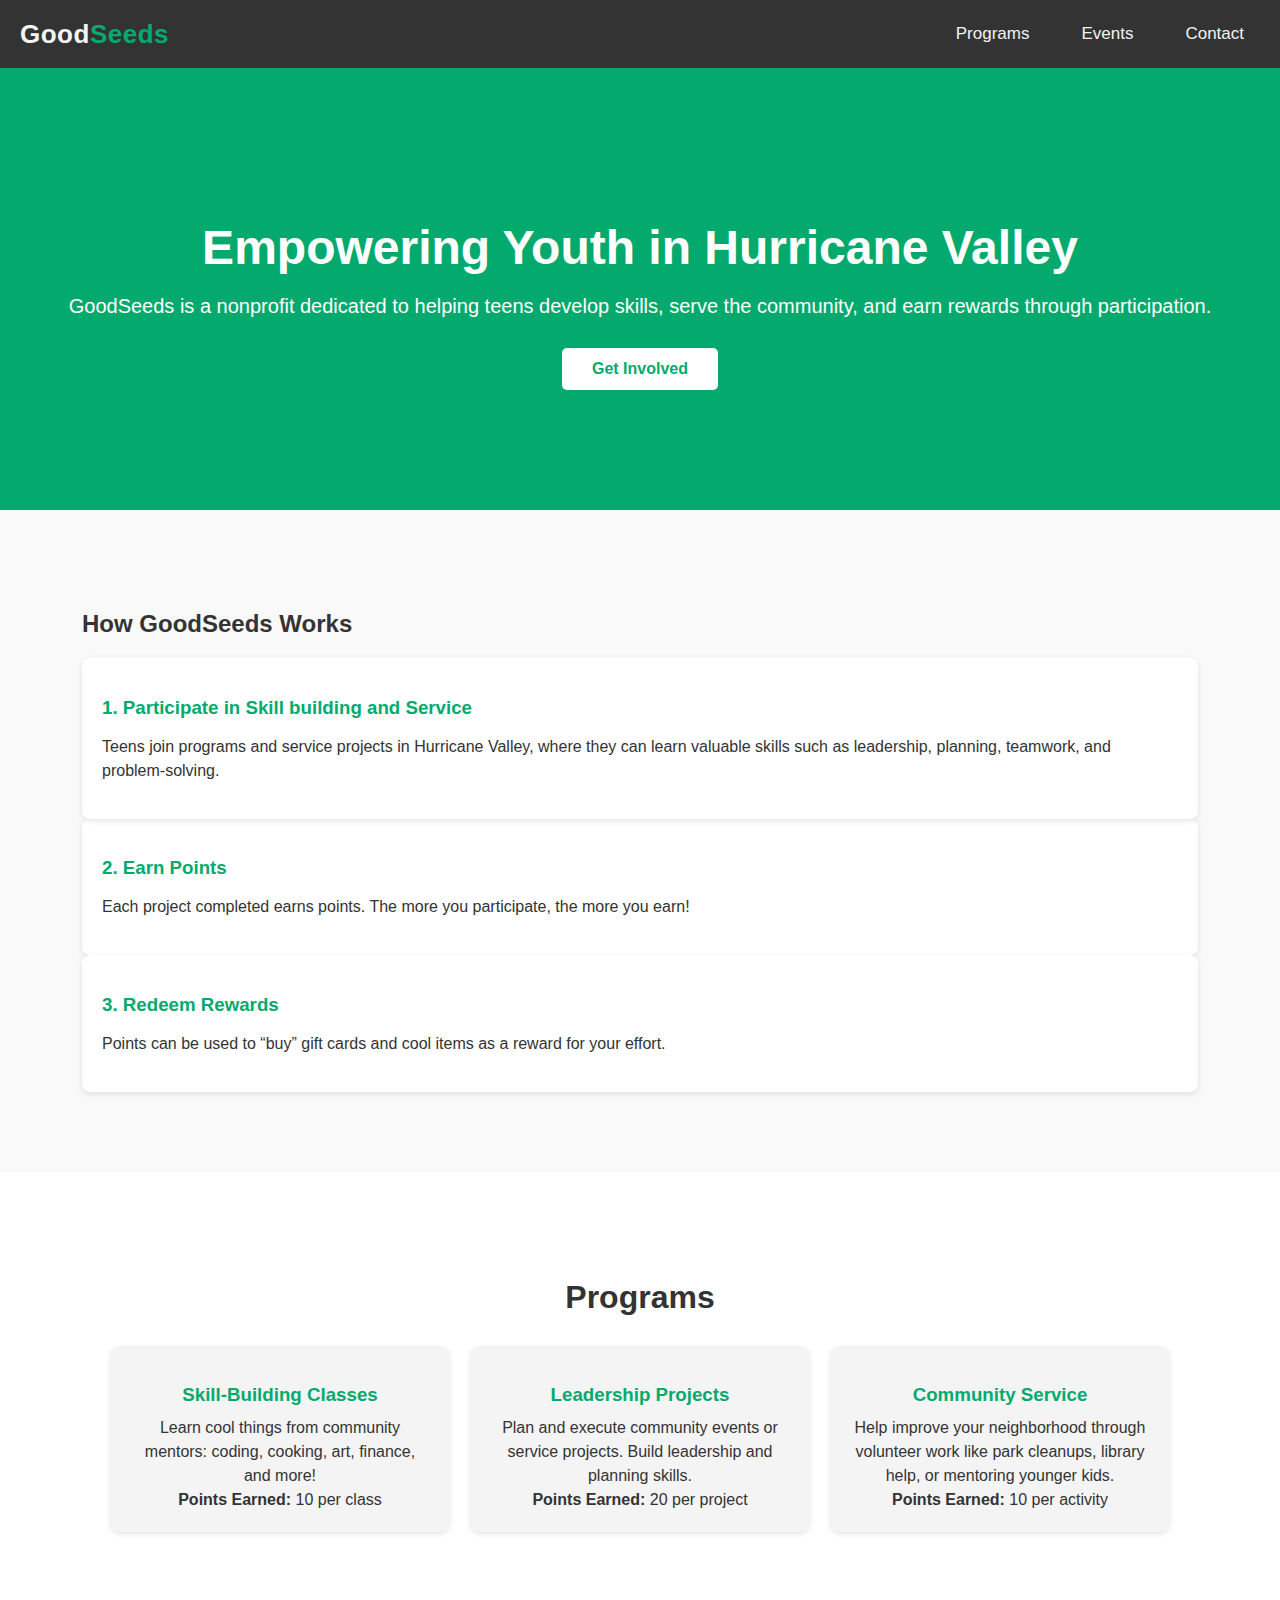
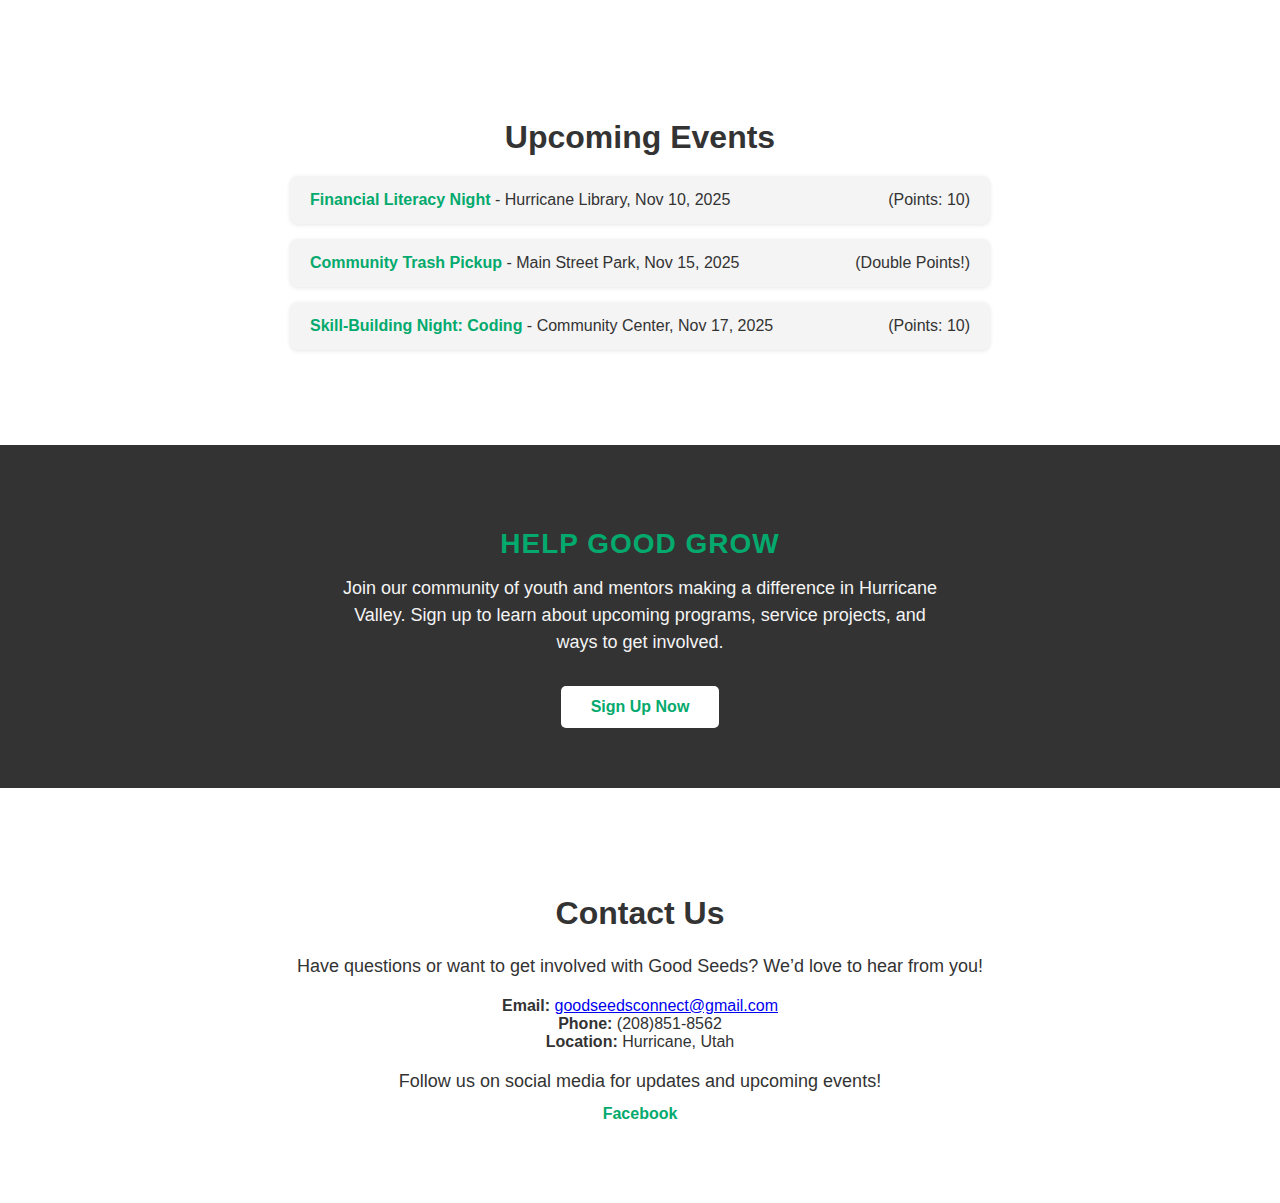
<file: index.html>
<!DOCTYPE html>
<html lang="en">

<head>
    <meta charset="UTF-8">
    <meta name="viewport" content="width=device-width, initial-scale=1.0">
    <title>Good Seeds</title>
    <link rel="stylesheet" href="style.css">
</head>




<body>


    <div class=" topnav">
        <div class="logo">
            <a href="#">Good<span class="seeds">Seeds</span></a>
        </div>

        <div class="nav-links">
            <a href="#programs">Programs</a>
            <a href="#events">Events</a>
            <a href="#contact">Contact</a>
        </div>

    </div>


    <section class="hero">
        <div class="hero-content">
            <h1>Empowering Youth in Hurricane Valley</h1>
            <p>GoodSeeds is a nonprofit dedicated to helping teens develop skills, serve the community, and earn rewards
                through participation.</p>

            <a href="https://forms.gle/RXr5D7DVihLFEuU96" class="hero-button" target="_blank">Get Involved</a>

        </div>
    </section>
    <section class="about">
        <div class="container">
            <h2>How GoodSeeds Works</h2>
            <div class="steps">
                <div class="step">
                    <h3>1. Participate in Skill building and Service</h3>
                    <p>Teens join programs and service projects in Hurricane Valley, where they can learn valuable
                        skills such as leadership, planning, teamwork, and problem-solving. </p>
                </div>
            </div>
            <div class="step">
                <h3>2. Earn Points</h3>
                <p>Each project completed earns points. The more you participate, the more you earn!</p>
            </div>
            <div class="step">
                <h3>3. Redeem Rewards</h3>
                <p>Points can be used to “buy” gift cards and cool items as a reward for your effort.</p>
            </div>
        </div>
        </div>
    </section>



    <section id="programs" class="section">
        <div class="container">
            <h2>Programs</h2>
            <div class="programs-list">
                <div class="program">
                    <h3>Skill-Building Classes</h3>
                    <p>Learn cool things from community mentors: coding, cooking, art, finance, and more!</p>
                    <p><strong>Points Earned:</strong> 10 per class</p>
                </div>
                <div class="program">
                    <h3>Leadership Projects</h3>
                    <p>Plan and execute community events or service projects. Build leadership and planning skills.</p>
                    <p><strong>Points Earned:</strong> 20 per project</p>
                </div>
                <div class="program">
                    <h3>Community Service</h3>
                    <p>Help improve your neighborhood through volunteer work like park cleanups, library help, or
                        mentoring younger kids.</p>
                    <p><strong>Points Earned:</strong> 10 per activity</p>
                </div>
            </div>
        </div>
    </section>
    <section id="events" class="section">
        <div class="container">
            <h2>Upcoming Events</h2>
            <ul class="event-list">
                <li>
                    <strong>Financial Literacy Night</strong> - Hurricane Library, Nov 10, 2025
                    <em>(Points: 10)</em>
                </li>
                <li>
                    <strong>Community Trash Pickup</strong> - Main Street Park, Nov 15, 2025
                    <em>(Double Points!)</em>
                </li>
                <li>
                    <strong>Skill-Building Night: Coding</strong> - Community Center, Nov 17, 2025
                    <em>(Points: 10)</em>
                </li>
            </ul>
        </div>
    </section>



    <footer class="footer-cta">
        <div class="container">
            <h2>Help Good Grow</h2>
            <p>Join our community of youth and mentors making a difference in Hurricane Valley. Sign up to learn about
                upcoming programs, service projects, and ways to get involved.</p>
            <a href="https://forms.gle/RXr5D7DVihLFEuU96" class=" hero-button" target="_blank">Sign Up Now</a>
        </div>

    </footer>
    <section id="contact" class="section bg-light">
        <div class="container">
            <h2>Contact Us</h2>
            <p>Have questions or want to get involved with Good Seeds? We’d love to hear from you!</p>
            <ul>
                <li><strong>Email:</strong> <a href="mailto:goodseedsconnect@gmail.com">goodseedsconnect@gmail.com</a>
                </li>
                <li><strong>Phone:</strong> (208)851-8562</li>
                <li><strong>Location:</strong> Hurricane, Utah</li>
            </ul>
            <p>Follow us on social media for updates and upcoming events!</p>
            <div class="social-links">
                <a href="https://www.facebook.com/profile.php?id=61582989820491" target="_blank">Facebook</a>
            </div>
        </div>
    </section>
    <script>
        window.addEventListener("load", function () {
            window.scrollTo(0, 0);
        });
    </script>




</body>

</html>
</file>
<file: style.css>
body {
    margin: 0;
    font-family: "Poppins", sans-serif;
    background-color: #fff;
    color: #333;
}

.container {
    width: 90%;
    max-width: 1200px;
    margin: 0 auto;
}


.topnav {
    display: flex;
    justify-content: space-between;
    align-items: center;
    background-color: #333;
    padding: 10px 20px;
    position: sticky;
    top: 0;
    z-index: 100;
}

.logo a {
    font-size: 26px;
    font-weight: 700;
    color: #f4f4f4;
    letter-spacing: 0.5px;
    text-decoration: none;
    font-family: "Poppins", sans-serif;
}

.logo .seeds {
    color: #04AA6D;
}

.nav-links {
    display: flex;
    gap: 20px;
}

.nav-links a {
    color: #f2f2f2;
    text-decoration: none;
    padding: 14px 16px;
    font-size: 17px;
    transition: background-color 0.3s ease, color 0.3s ease;
}

.nav-links a:hover {
    background-color: #ddd;
    color: #333;
    border-radius: 5px;
}

.nav-links a.active {
    background-color: #04AA6D;
    color: #fff;
    border-radius: 5px;
}


.hero {
    background-color: #04AA6D;
    color: #fff;
    text-align: center;
    padding: 120px 20px;
}

.hero h1 {
    font-size: 48px;
    margin-bottom: 20px;
}

.hero p {
    font-size: 20px;
    margin-bottom: 30px;
}

.hero-button {
    display: inline-block;
    background-color: #fff;
    color: #04AA6D;
    text-decoration: none;
    padding: 12px 30px;
    border-radius: 5px;
    font-weight: 600;
    transition: 0.3s;
}

.hero-button:hover {
    background-color: #f4f4f4;
}

.about {
    background-color: #f9f9f9;
    padding: 80px 20px;
}

.steps {
    display: flex;
    flex-wrap: wrap;
    gap: 20px;
    justify-content: space-between;
}

.step {
    flex: 1 1 250px;
    background-color: #fff;
    padding: 20px;
    border-radius: 8px;
    box-shadow: 0 2px 6px rgba(0, 0, 0, 0.1);
}

.step h3 {
    color: #04AA6D;
    margin-bottom: 10px;
}

.step p {
    font-size: 16px;
    line-height: 1.5;
}


.section {
    padding: 80px 20px;
    text-align: center;
}

.section h2 {
    font-size: 32px;
    font-weight: 700;
    margin-bottom: 20px;
}

.section p {
    font-size: 18px;
    max-width: 700px;
    margin: 0 auto;
    line-height: 1.6;
}


.programs-list {
    display: flex;
    flex-wrap: wrap;
    gap: 20px;
    justify-content: space-between;
}

.program {
    flex: 1 1 250px;
    background-color: #f4f4f4;
    padding: 20px;
    border-radius: 8px;
    box-shadow: 0 2px 6px rgba(0, 0, 0, 0.1);
}

.program h3 {
    color: #04AA6D;
    margin-bottom: 10px;
}

.program p {
    font-size: 16px;
    line-height: 1.5;
}


.event-list {
    list-style: none;
    padding: 0;
    max-width: 700px;
    margin: 0 auto;
    text-align: left;
}

.event-list li {
    background-color: #f4f4f4;
    padding: 15px 20px;
    margin-bottom: 15px;
    border-radius: 8px;
    box-shadow: 0 1px 4px rgba(0, 0, 0, 0.1);
}

.event-list li strong {
    color: #04AA6D;
}

.event-list li em {
    float: right;
    font-style: normal;
    color: #333;
}

.footer-cta {
    background-color: #333;
    color: #f4f4f4;
    text-align: center;
    padding: 60px 20px;
}

.footer-cta h2 {
    font-family: "Poppins", sans-serif;
    font-size: 28px;
    font-weight: 700;
    margin-bottom: 15px;
    color: #04AA6D;
    text-transform: uppercase;
    letter-spacing: 1px;
}


.footer-cta p {
    font-size: 18px;
    max-width: 600px;
    margin: 0 auto 30px auto;
    line-height: 1.5;
}

.footer-button {
    background-color: #04AA6D;
    color: #fff;
    text-decoration: none;
    padding: 14px 30px;
    border-radius: 5px;
    font-weight: 600;
    transition: background-color 0.3s ease;
}

.footer-button:hover {
    background-color: #03985a;

}


.contact-section {
    background-color: #f4f4f4;

    padding: 60px 20px;
    text-align: center;
}

.contact-section h2 {
    font-family: "Poppins", sans-serif;
    font-size: 28px;
    font-weight: 700;
    color: #04AA6D;

    margin-bottom: 15px;
}

.contact-section p {
    font-size: 18px;
    max-width: 600px;
    margin: 0 auto 30px auto;
    line-height: 1.5;
    color: #333;
}

.contact-section ul {
    list-style: none;
    padding: 0;
    margin-bottom: 20px;

}

.contact-section ul li {
    font-size: 16px;
    margin-bottom: 10px;
}

.contact-section ul li a {
    color: #04AA6D;
    text-decoration: none;
    font-weight: 600;
}

.contact-section ul li a:hover {
    text-decoration: underline;
}

.social-links {
    font-size: 16px;
    margin-top: 10px;
}

.social-links a {
    color: #04AA6D;
    text-decoration: none;
    font-weight: 600;
    margin: 0 5px;
}

.social-links a:hover {
    text-decoration: underline;
}

.programs-list {
    display: flex;
    flex-wrap: wrap;
    gap: 20px;
    justify-content: center;
    margin-top: 30px;
}

.program {
    background-color: #f4f4f4;
    border-radius: 10px;
    padding: 20px;
    flex: 1 1 250px;

    max-width: 300px;
    box-shadow: 0 2px 5px rgba(0, 0, 0, 0.1);
    transition: transform 0.3s ease;
}

.program:hover {
    transform: translateY(-5px);
}

@media screen and (max-width: 600px) {
    .nav-links {
        flex-direction: column;
        gap: 10px;
        align-items: flex-end;
    }
}

#contact ul {
    list-style: none;
    padding: 0;
    margin-left: 0;

}

html {
    scroll-behavior: smooth;
}
</file>
